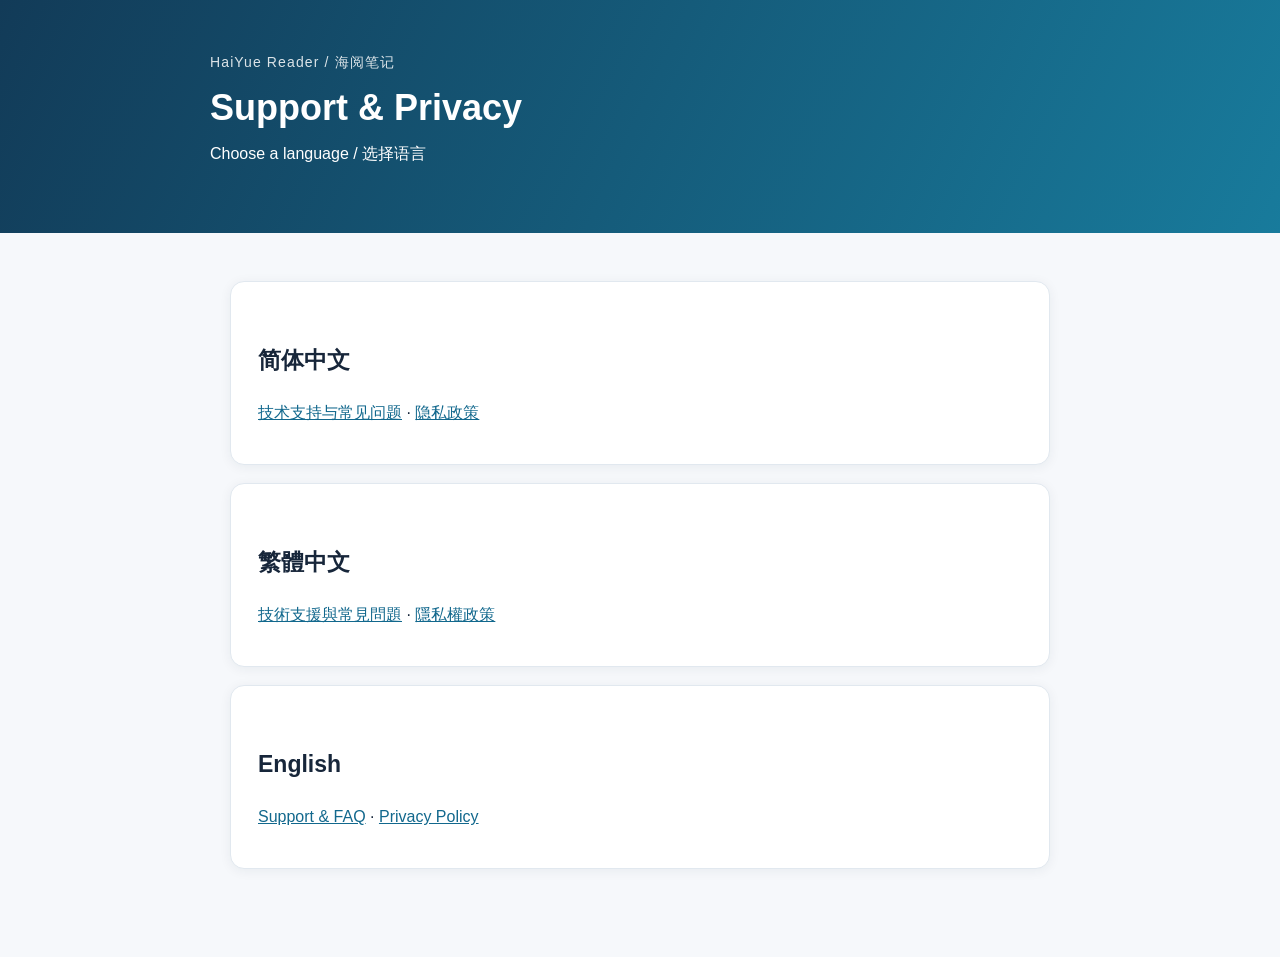
<file: index.html>
<!doctype html><html lang="en"><head><meta charset="utf-8"><meta name="viewport" content="width=device-width,initial-scale=1"><title>HaiYue Reader · Support</title><link rel="stylesheet" href="assets/style.css"></head><body><header><div class="inner"><div class="eyebrow">HaiYue Reader / 海阅笔记</div><h1>Support & Privacy</h1><p>Choose a language / 选择语言</p></div></header><main><div class="card"><h2>简体中文</h2><p><a href="zh-CN/">技术支持与常见问题</a> · <a href="zh-CN/privacy.html">隐私政策</a></p></div><div class="card"><h2>繁體中文</h2><p><a href="zh-TW/">技術支援與常見問題</a> · <a href="zh-TW/privacy.html">隱私權政策</a></p></div><div class="card"><h2>English</h2><p><a href="en/">Support & FAQ</a> · <a href="en/privacy.html">Privacy Policy</a></p></div></main></body></html>
</file>
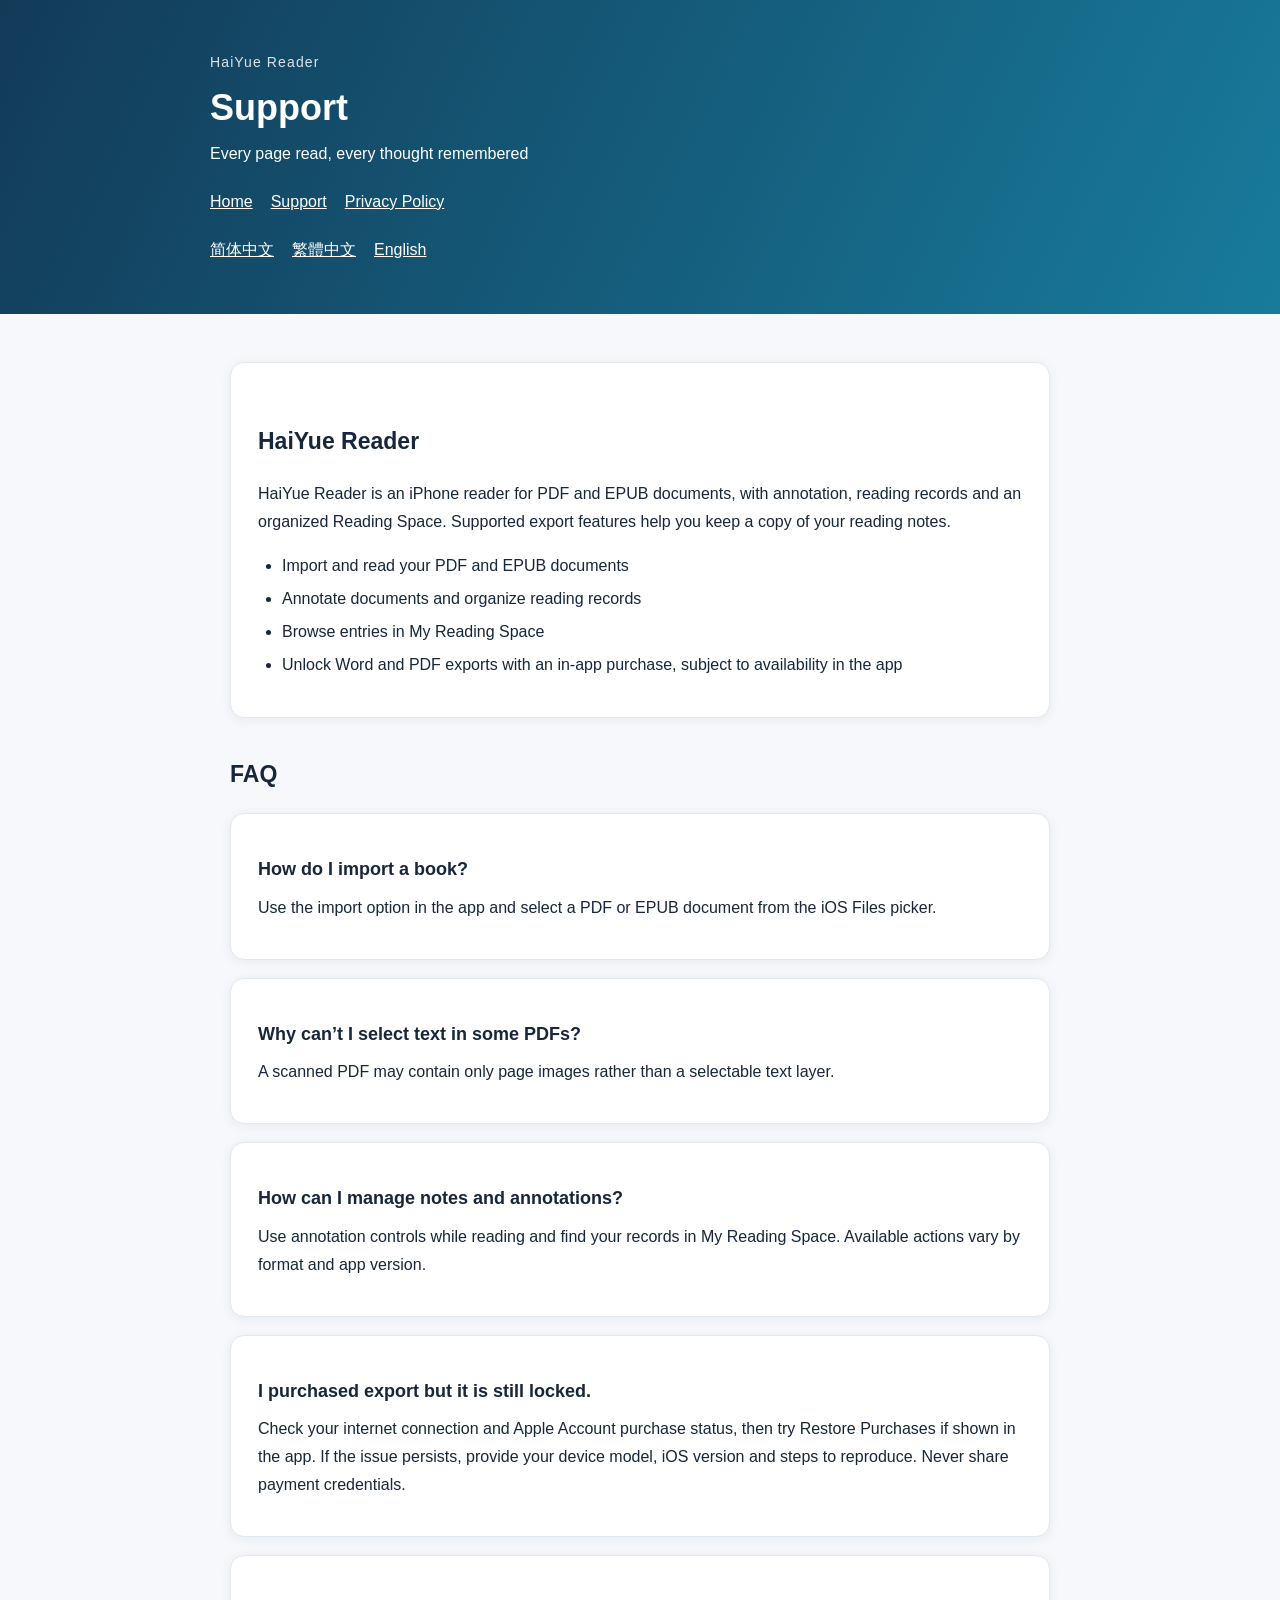
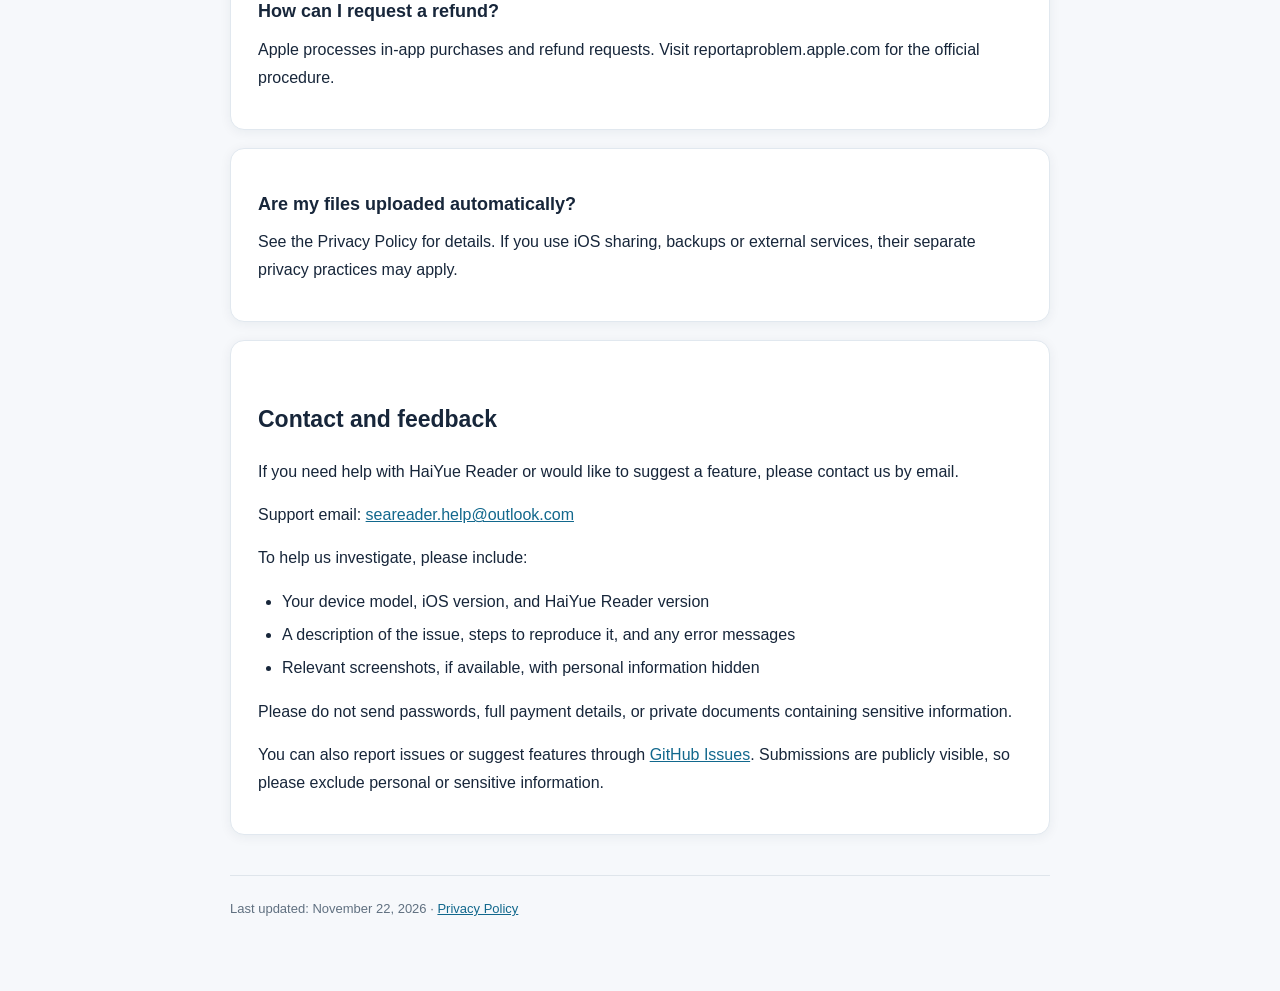
<file: en/index.html>
<!doctype html><html lang="en"><head><meta charset="utf-8"><meta name="viewport" content="width=device-width,initial-scale=1"><meta name="description" content="HaiYue Reader is an iPhone reader for PDF and EPUB documents, with annotation, reading records and an organized Reading Space. Supported export features help you keep a copy of your reading notes."><title>Support — HaiYue Reader</title><link rel="stylesheet" href="../assets/style.css"></head><body><header><div class="inner"><div class="eyebrow">HaiYue Reader</div><h1>Support</h1><p>Every page read, every thought remembered</p><nav><a href="../">Home</a><a href="../en/">Support</a><a href="../en/privacy.html">Privacy Policy</a></nav><nav><a href="../zh-CN/">简体中文</a><a href="../zh-TW/">繁體中文</a><a href="../en/">English</a></nav></div></header><main><div class="card"><h2>HaiYue Reader</h2><p>HaiYue Reader is an iPhone reader for PDF and EPUB documents, with annotation, reading records and an organized Reading Space. Supported export features help you keep a copy of your reading notes.</p><ul><li>Import and read your PDF and EPUB documents</li><li>Annotate documents and organize reading records</li><li>Browse entries in My Reading Space</li><li>Unlock Word and PDF exports with an in-app purchase, subject to availability in the app</li></ul></div><h2>FAQ</h2><section class="card"><h3>How do I import a book?</h3><p>Use the import option in the app and select a PDF or EPUB document from the iOS Files picker.</p></section><section class="card"><h3>Why can’t I select text in some PDFs?</h3><p>A scanned PDF may contain only page images rather than a selectable text layer.</p></section><section class="card"><h3>How can I manage notes and annotations?</h3><p>Use annotation controls while reading and find your records in My Reading Space. Available actions vary by format and app version.</p></section><section class="card"><h3>I purchased export but it is still locked.</h3><p>Check your internet connection and Apple Account purchase status, then try Restore Purchases if shown in the app. If the issue persists, provide your device model, iOS version and steps to reproduce. Never share payment credentials.</p></section><section class="card"><h3>How can I request a refund?</h3><p>Apple processes in-app purchases and refund requests. Visit reportaproblem.apple.com for the official procedure.</p></section><section class="card"><h3>Are my files uploaded automatically?</h3><p>See the Privacy Policy for details. If you use iOS sharing, backups or external services, their separate privacy practices may apply.</p></section><section class="card"><h2>Contact and feedback</h2><p>If you need help with HaiYue Reader or would like to suggest a feature, please contact us by email.</p><p>Support email: <a href="mailto:seareader.help@outlook.com">seareader.help@outlook.com</a></p><p>To help us investigate, please include:</p><ul><li>Your device model, iOS version, and HaiYue Reader version</li><li>A description of the issue, steps to reproduce it, and any error messages</li><li>Relevant screenshots, if available, with personal information hidden</li></ul><p>Please do not send passwords, full payment details, or private documents containing sensitive information.</p><p>You can also report issues or suggest features through <a href="https://github.com/Usky1945/SeaReader-Support/issues">GitHub Issues</a>. Submissions are publicly visible, so please exclude personal or sensitive information.</p></section><footer>Last updated: November 22, 2026 · <a href="../en/privacy.html">Privacy Policy</a></footer></main></body></html>
</file>
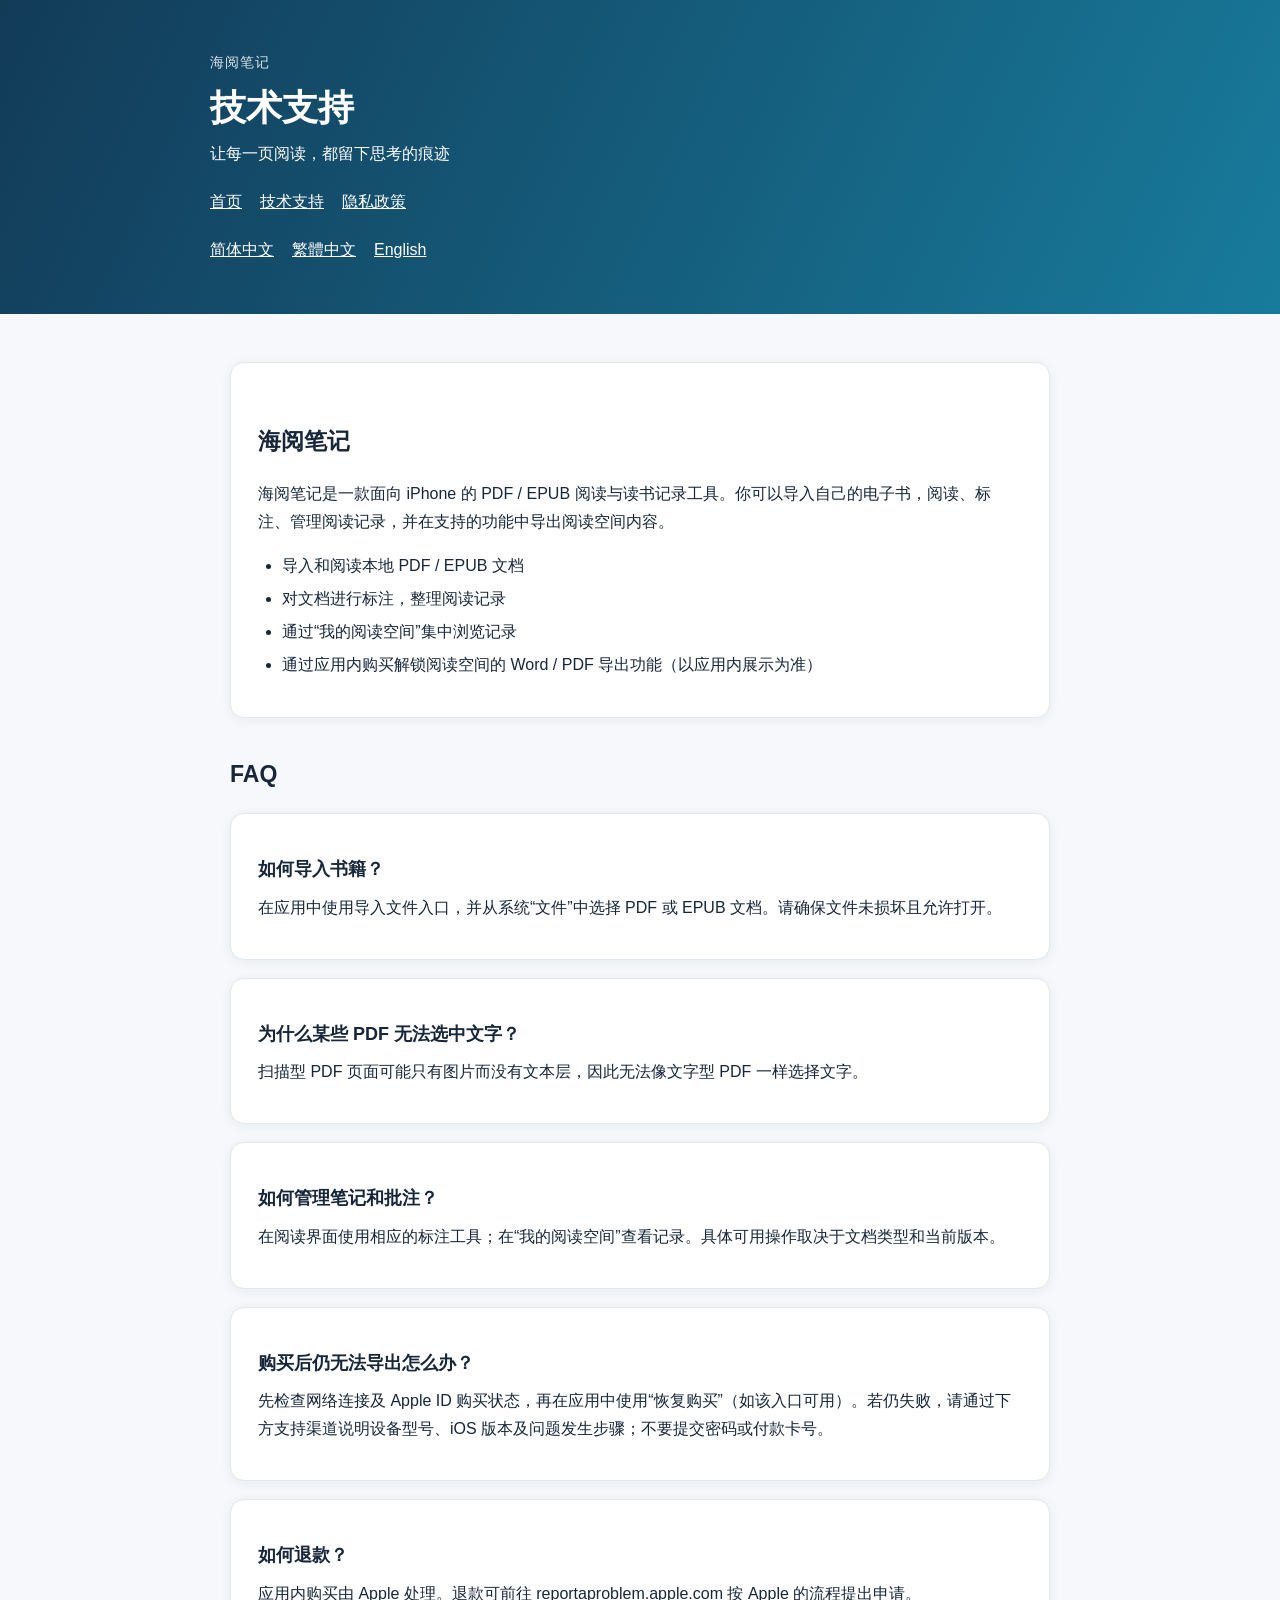
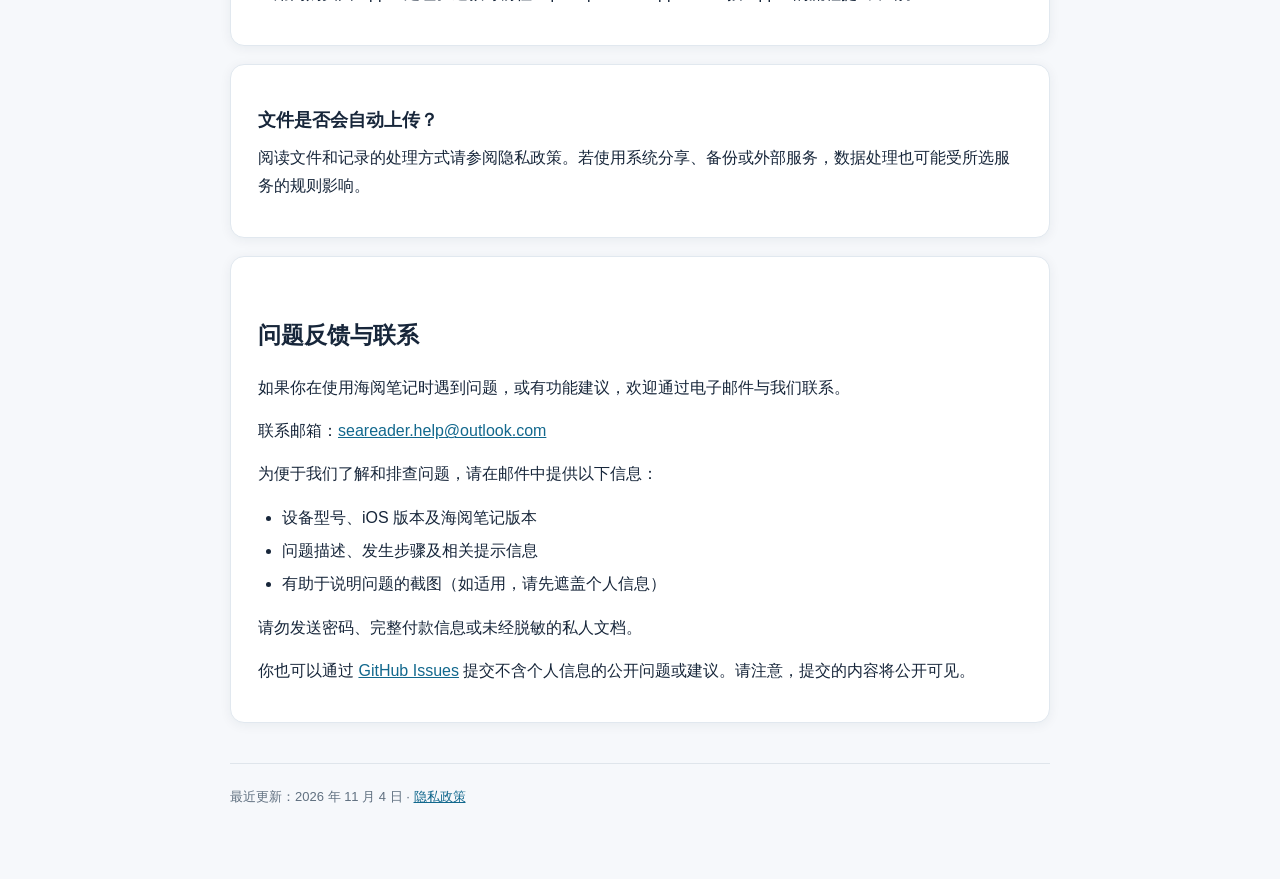
<file: zh-CN/index.html>
<!doctype html><html lang="zh-CN"><head><meta charset="utf-8"><meta name="viewport" content="width=device-width,initial-scale=1"><meta name="description" content="海阅笔记是一款面向 iPhone 的 PDF / EPUB 阅读与读书记录工具。你可以导入自己的电子书，阅读、标注、管理阅读记录，并在支持的功能中导出阅读空间内容。"><title>技术支持 — 海阅笔记</title><link rel="stylesheet" href="../assets/style.css"></head><body><header><div class="inner"><div class="eyebrow">海阅笔记</div><h1>技术支持</h1><p>让每一页阅读，都留下思考的痕迹</p><nav><a href="../">首页</a><a href="../zh-CN/">技术支持</a><a href="../zh-CN/privacy.html">隐私政策</a></nav><nav><a href="../zh-CN/">简体中文</a><a href="../zh-TW/">繁體中文</a><a href="../en/">English</a></nav></div></header><main><div class="card"><h2>海阅笔记</h2><p>海阅笔记是一款面向 iPhone 的 PDF / EPUB 阅读与读书记录工具。你可以导入自己的电子书，阅读、标注、管理阅读记录，并在支持的功能中导出阅读空间内容。</p><ul><li>导入和阅读本地 PDF / EPUB 文档</li><li>对文档进行标注，整理阅读记录</li><li>通过“我的阅读空间”集中浏览记录</li><li>通过应用内购买解锁阅读空间的 Word / PDF 导出功能（以应用内展示为准）</li></ul></div><h2>FAQ</h2><section class="card"><h3>如何导入书籍？</h3><p>在应用中使用导入文件入口，并从系统“文件”中选择 PDF 或 EPUB 文档。请确保文件未损坏且允许打开。</p></section><section class="card"><h3>为什么某些 PDF 无法选中文字？</h3><p>扫描型 PDF 页面可能只有图片而没有文本层，因此无法像文字型 PDF 一样选择文字。</p></section><section class="card"><h3>如何管理笔记和批注？</h3><p>在阅读界面使用相应的标注工具；在“我的阅读空间”查看记录。具体可用操作取决于文档类型和当前版本。</p></section><section class="card"><h3>购买后仍无法导出怎么办？</h3><p>先检查网络连接及 Apple ID 购买状态，再在应用中使用“恢复购买”（如该入口可用）。若仍失败，请通过下方支持渠道说明设备型号、iOS 版本及问题发生步骤；不要提交密码或付款卡号。</p></section><section class="card"><h3>如何退款？</h3><p>应用内购买由 Apple 处理。退款可前往 reportaproblem.apple.com 按 Apple 的流程提出申请。</p></section><section class="card"><h3>文件是否会自动上传？</h3><p>阅读文件和记录的处理方式请参阅隐私政策。若使用系统分享、备份或外部服务，数据处理也可能受所选服务的规则影响。</p></section><section class="card"><h2>问题反馈与联系</h2><p>如果你在使用海阅笔记时遇到问题，或有功能建议，欢迎通过电子邮件与我们联系。</p><p>联系邮箱：<a href="mailto:seareader.help@outlook.com">seareader.help@outlook.com</a></p><p>为便于我们了解和排查问题，请在邮件中提供以下信息：</p><ul><li>设备型号、iOS 版本及海阅笔记版本</li><li>问题描述、发生步骤及相关提示信息</li><li>有助于说明问题的截图（如适用，请先遮盖个人信息）</li></ul><p>请勿发送密码、完整付款信息或未经脱敏的私人文档。</p><p>你也可以通过 <a href="https://github.com/Usky1945/SeaReader-Support/issues">GitHub Issues</a> 提交不含个人信息的公开问题或建议。请注意，提交的内容将公开可见。</p></section><footer>最近更新：2026 年 11 月 4 日 · <a href="../zh-CN/privacy.html">隐私政策</a></footer></main></body></html>
</file>
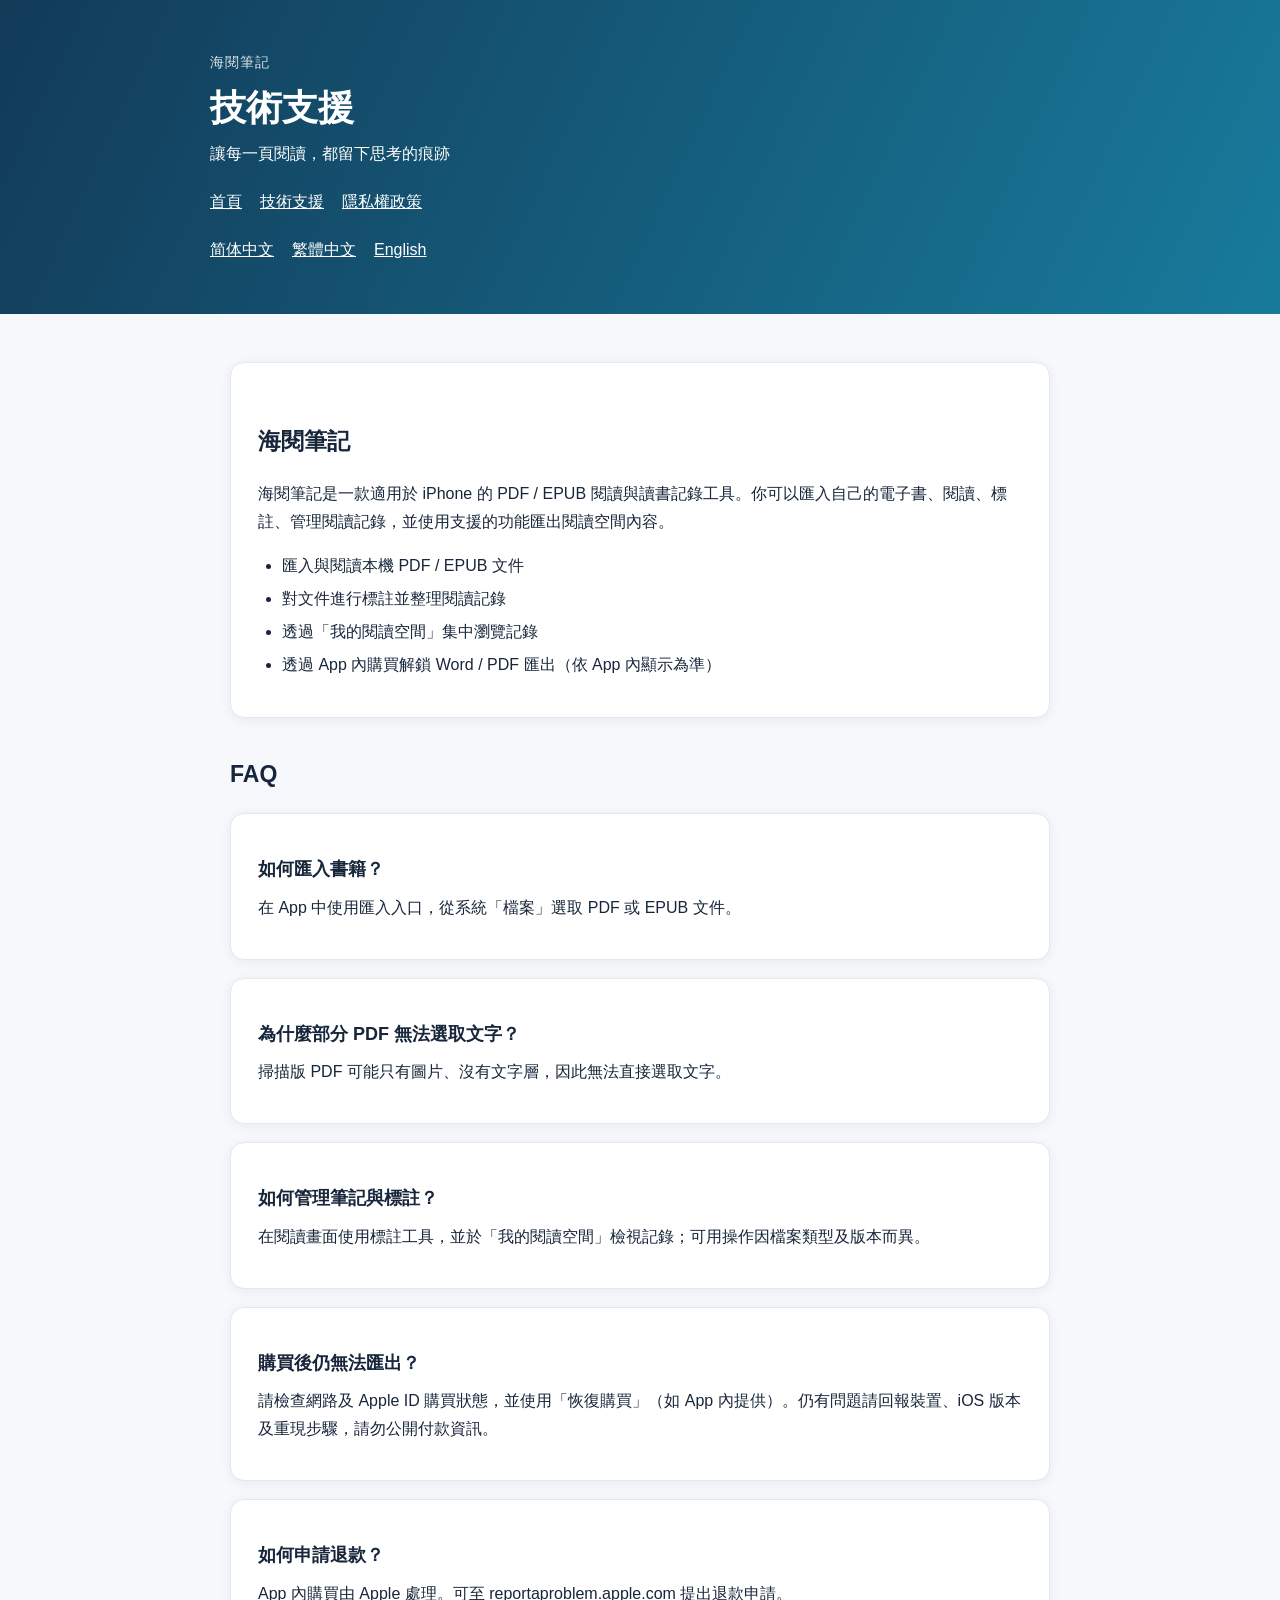
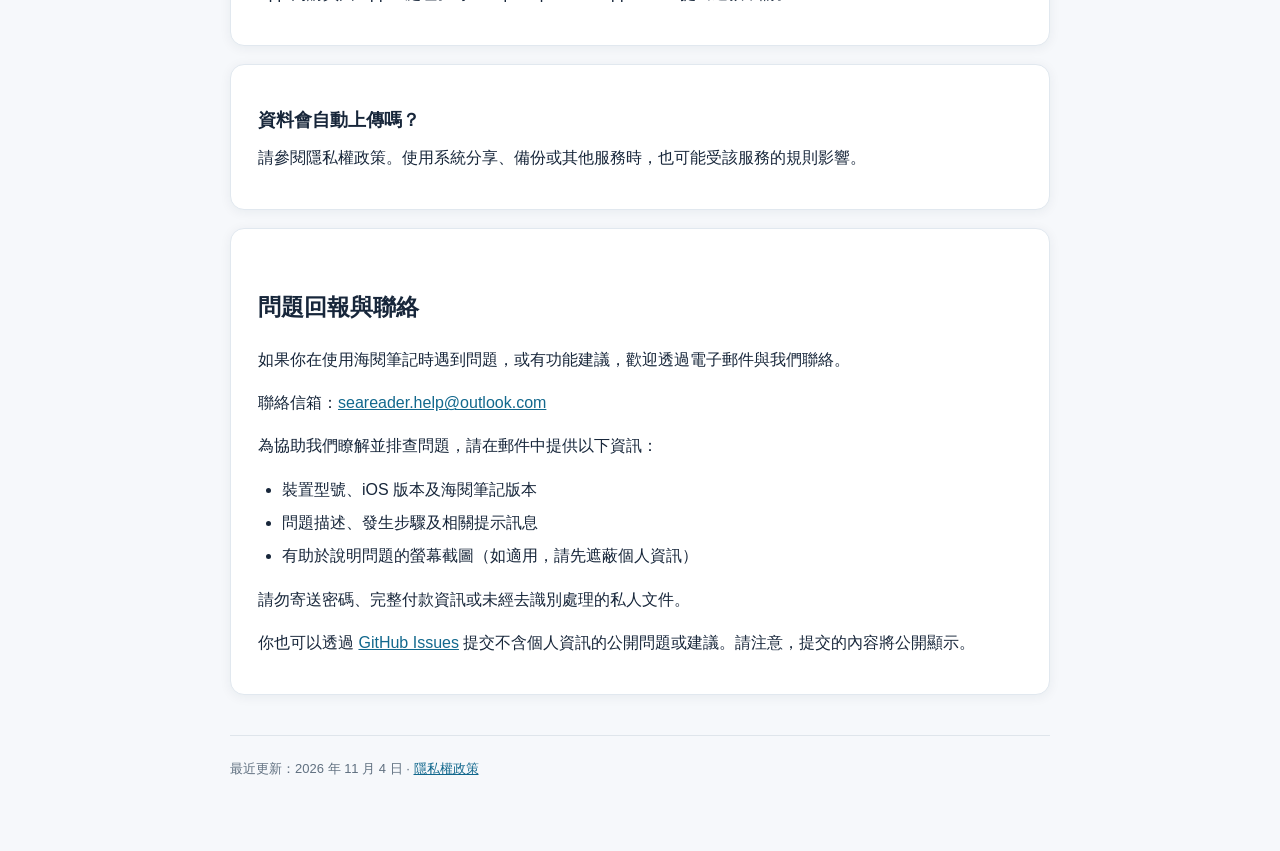
<file: zh-TW/index.html>
<!doctype html><html lang="zh-TW"><head><meta charset="utf-8"><meta name="viewport" content="width=device-width,initial-scale=1"><meta name="description" content="海閱筆記是一款適用於 iPhone 的 PDF / EPUB 閱讀與讀書記錄工具。你可以匯入自己的電子書、閱讀、標註、管理閱讀記錄，並使用支援的功能匯出閱讀空間內容。"><title>技術支援 — 海閱筆記</title><link rel="stylesheet" href="../assets/style.css"></head><body><header><div class="inner"><div class="eyebrow">海閱筆記</div><h1>技術支援</h1><p>讓每一頁閱讀，都留下思考的痕跡</p><nav><a href="../">首頁</a><a href="../zh-TW/">技術支援</a><a href="../zh-TW/privacy.html">隱私權政策</a></nav><nav><a href="../zh-CN/">简体中文</a><a href="../zh-TW/">繁體中文</a><a href="../en/">English</a></nav></div></header><main><div class="card"><h2>海閱筆記</h2><p>海閱筆記是一款適用於 iPhone 的 PDF / EPUB 閱讀與讀書記錄工具。你可以匯入自己的電子書、閱讀、標註、管理閱讀記錄，並使用支援的功能匯出閱讀空間內容。</p><ul><li>匯入與閱讀本機 PDF / EPUB 文件</li><li>對文件進行標註並整理閱讀記錄</li><li>透過「我的閱讀空間」集中瀏覽記錄</li><li>透過 App 內購買解鎖 Word / PDF 匯出（依 App 內顯示為準）</li></ul></div><h2>FAQ</h2><section class="card"><h3>如何匯入書籍？</h3><p>在 App 中使用匯入入口，從系統「檔案」選取 PDF 或 EPUB 文件。</p></section><section class="card"><h3>為什麼部分 PDF 無法選取文字？</h3><p>掃描版 PDF 可能只有圖片、沒有文字層，因此無法直接選取文字。</p></section><section class="card"><h3>如何管理筆記與標註？</h3><p>在閱讀畫面使用標註工具，並於「我的閱讀空間」檢視記錄；可用操作因檔案類型及版本而異。</p></section><section class="card"><h3>購買後仍無法匯出？</h3><p>請檢查網路及 Apple ID 購買狀態，並使用「恢復購買」（如 App 內提供）。仍有問題請回報裝置、iOS 版本及重現步驟，請勿公開付款資訊。</p></section><section class="card"><h3>如何申請退款？</h3><p>App 內購買由 Apple 處理。可至 reportaproblem.apple.com 提出退款申請。</p></section><section class="card"><h3>資料會自動上傳嗎？</h3><p>請參閱隱私權政策。使用系統分享、備份或其他服務時，也可能受該服務的規則影響。</p></section><section class="card"><h2>問題回報與聯絡</h2><p>如果你在使用海閱筆記時遇到問題，或有功能建議，歡迎透過電子郵件與我們聯絡。</p><p>聯絡信箱：<a href="mailto:seareader.help@outlook.com">seareader.help@outlook.com</a></p><p>為協助我們瞭解並排查問題，請在郵件中提供以下資訊：</p><ul><li>裝置型號、iOS 版本及海閱筆記版本</li><li>問題描述、發生步驟及相關提示訊息</li><li>有助於說明問題的螢幕截圖（如適用，請先遮蔽個人資訊）</li></ul><p>請勿寄送密碼、完整付款資訊或未經去識別處理的私人文件。</p><p>你也可以透過 <a href="https://github.com/Usky1945/SeaReader-Support/issues">GitHub Issues</a> 提交不含個人資訊的公開問題或建議。請注意，提交的內容將公開顯示。</p></section><footer>最近更新：2026 年 11 月 4 日 · <a href="../zh-TW/privacy.html">隱私權政策</a></footer></main></body></html>
</file>
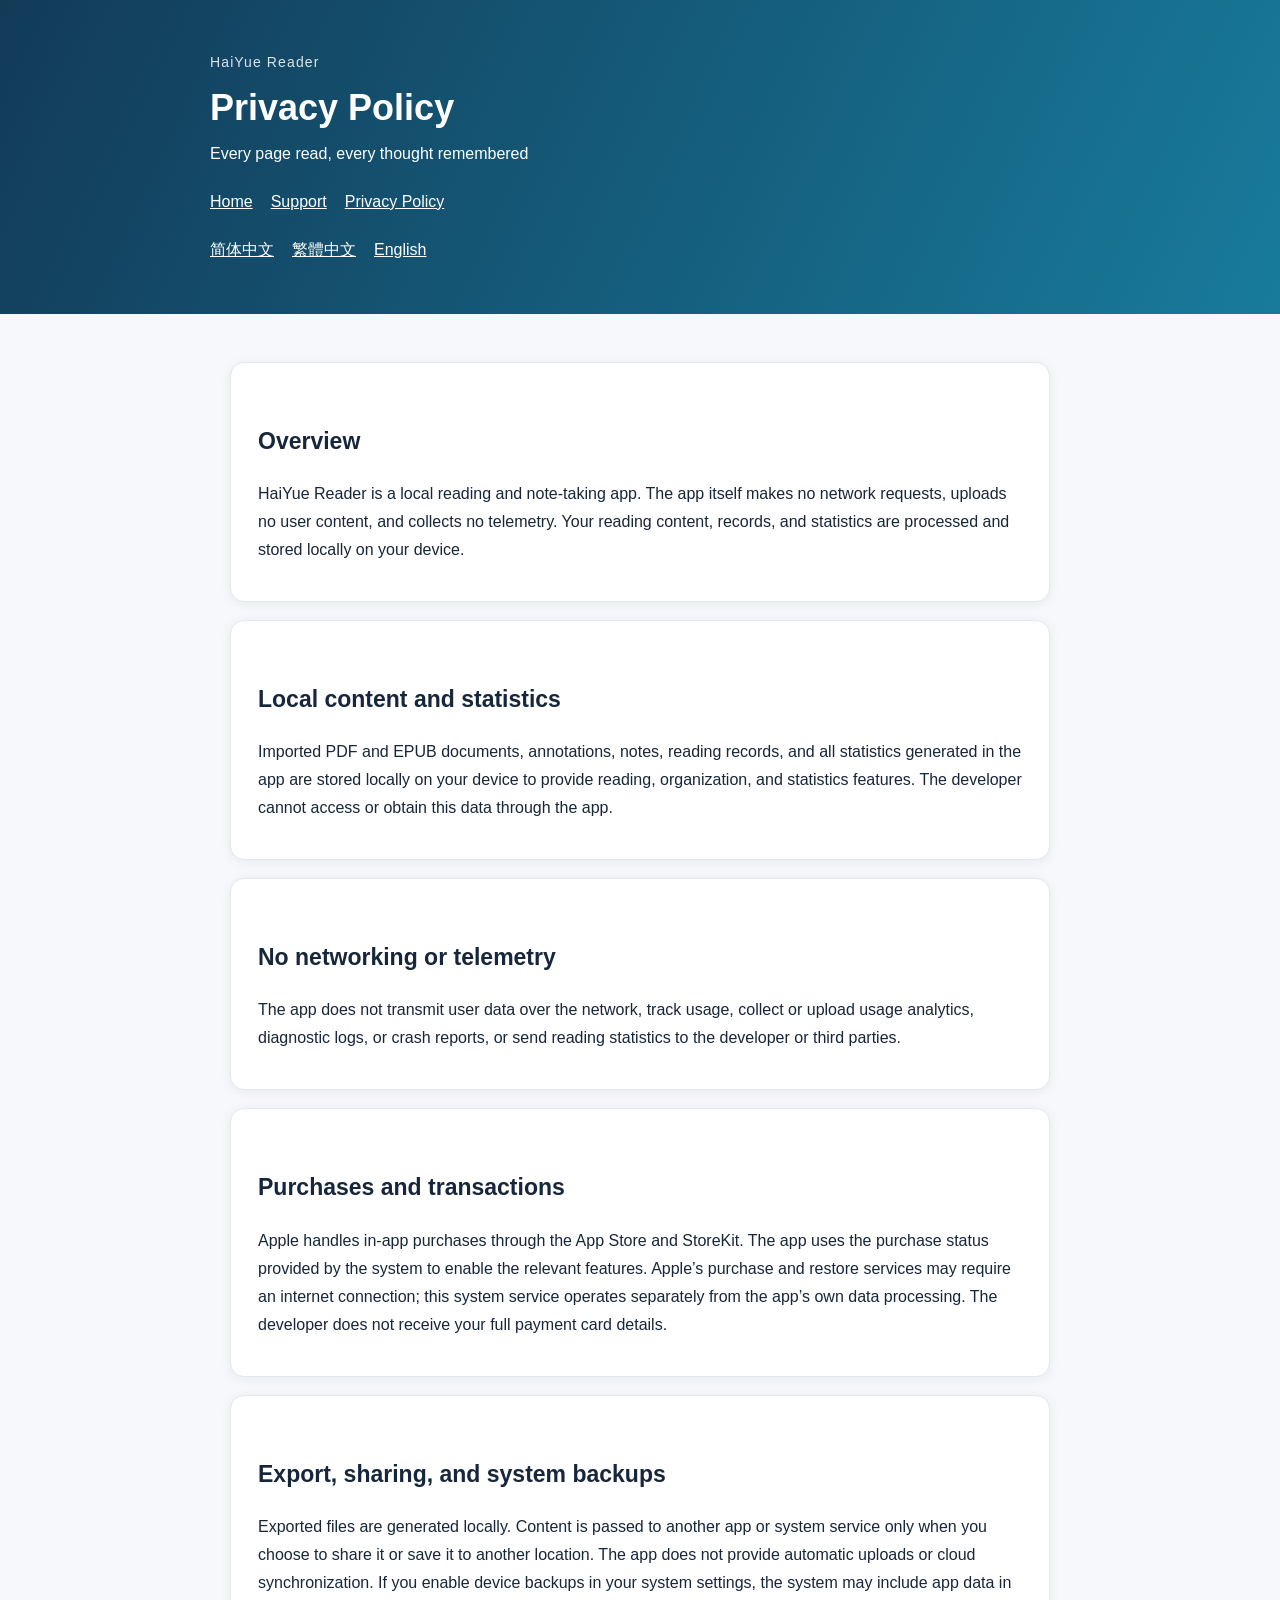
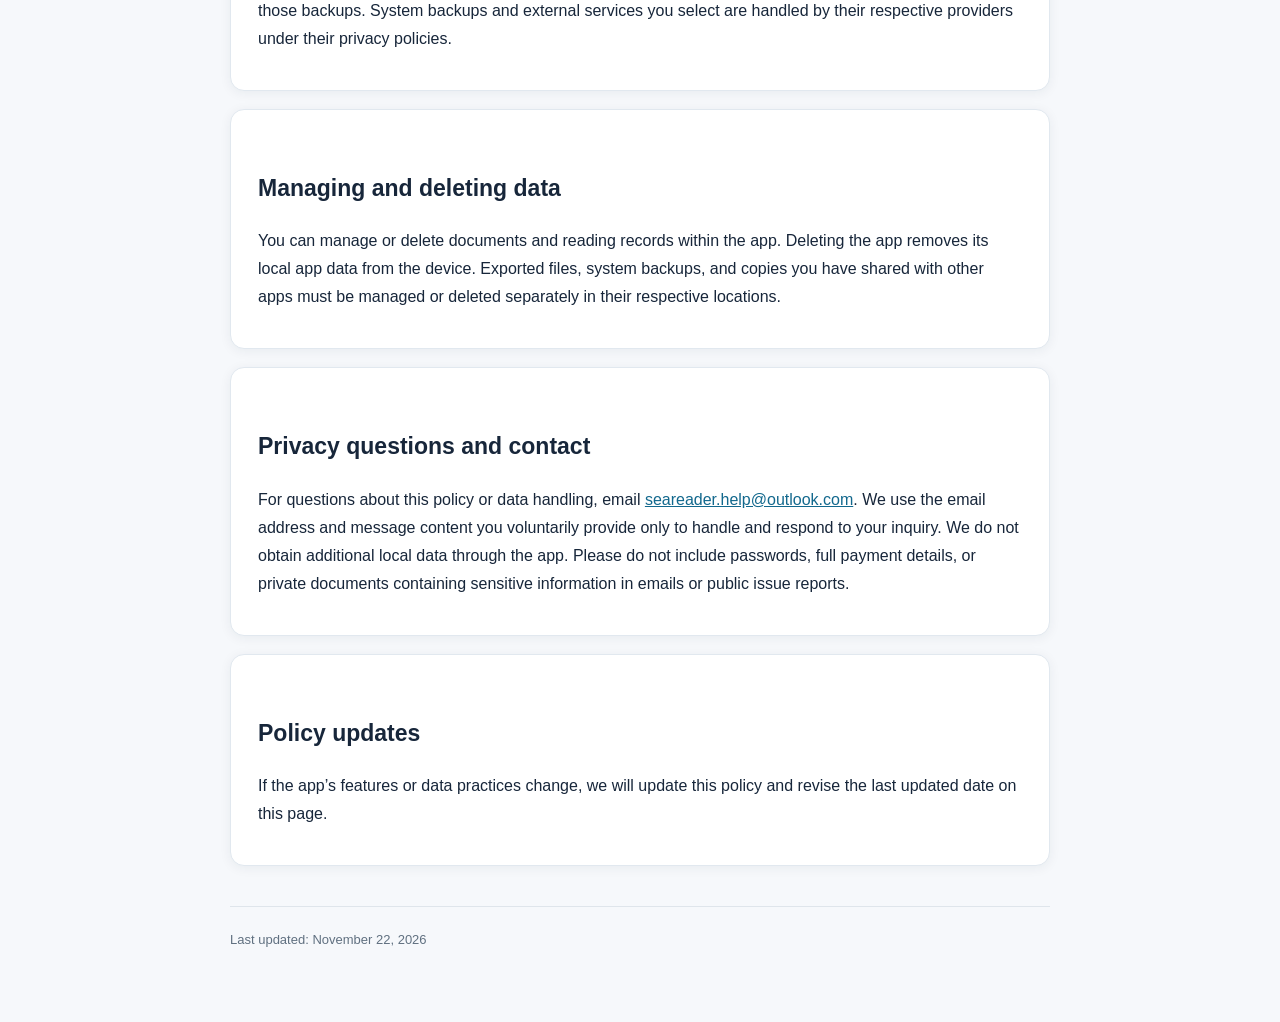
<file: en/privacy.html>
<!doctype html><html lang="en"><head><meta charset="utf-8"><meta name="viewport" content="width=device-width,initial-scale=1"><meta name="description" content="HaiYue Reader is an iPhone reader for PDF and EPUB documents, with annotation, reading records and an organized Reading Space. Supported export features help you keep a copy of your reading notes."><title>Privacy Policy — HaiYue Reader</title><link rel="stylesheet" href="../assets/style.css"></head><body><header><div class="inner"><div class="eyebrow">HaiYue Reader</div><h1>Privacy Policy</h1><p>Every page read, every thought remembered</p><nav><a href="../">Home</a><a href="../en/">Support</a><a href="../en/privacy.html">Privacy Policy</a></nav><nav><a href="../zh-CN/privacy.html">简体中文</a><a href="../zh-TW/privacy.html">繁體中文</a><a href="../en/privacy.html">English</a></nav></div></header><main>
<section class="card"><h2>Overview</h2><p>HaiYue Reader is a local reading and note-taking app. The app itself makes no network requests, uploads no user content, and collects no telemetry. Your reading content, records, and statistics are processed and stored locally on your device.</p></section>
<section class="card"><h2>Local content and statistics</h2><p>Imported PDF and EPUB documents, annotations, notes, reading records, and all statistics generated in the app are stored locally on your device to provide reading, organization, and statistics features. The developer cannot access or obtain this data through the app.</p></section>
<section class="card"><h2>No networking or telemetry</h2><p>The app does not transmit user data over the network, track usage, collect or upload usage analytics, diagnostic logs, or crash reports, or send reading statistics to the developer or third parties.</p></section>
<section class="card"><h2>Purchases and transactions</h2><p>Apple handles in-app purchases through the App Store and StoreKit. The app uses the purchase status provided by the system to enable the relevant features. Apple’s purchase and restore services may require an internet connection; this system service operates separately from the app’s own data processing. The developer does not receive your full payment card details.</p></section>
<section class="card"><h2>Export, sharing, and system backups</h2><p>Exported files are generated locally. Content is passed to another app or system service only when you choose to share it or save it to another location. The app does not provide automatic uploads or cloud synchronization. If you enable device backups in your system settings, the system may include app data in those backups. System backups and external services you select are handled by their respective providers under their privacy policies.</p></section>
<section class="card"><h2>Managing and deleting data</h2><p>You can manage or delete documents and reading records within the app. Deleting the app removes its local app data from the device. Exported files, system backups, and copies you have shared with other apps must be managed or deleted separately in their respective locations.</p></section>
<section class="card"><h2>Privacy questions and contact</h2><p>For questions about this policy or data handling, email <a href="mailto:seareader.help@outlook.com">seareader.help@outlook.com</a>. We use the email address and message content you voluntarily provide only to handle and respond to your inquiry. We do not obtain additional local data through the app. Please do not include passwords, full payment details, or private documents containing sensitive information in emails or public issue reports.</p></section>
<section class="card"><h2>Policy updates</h2><p>If the app’s features or data practices change, we will update this policy and revise the last updated date on this page.</p></section>
<footer>Last updated: November 22, 2026</footer>
</main></body></html>
</file>
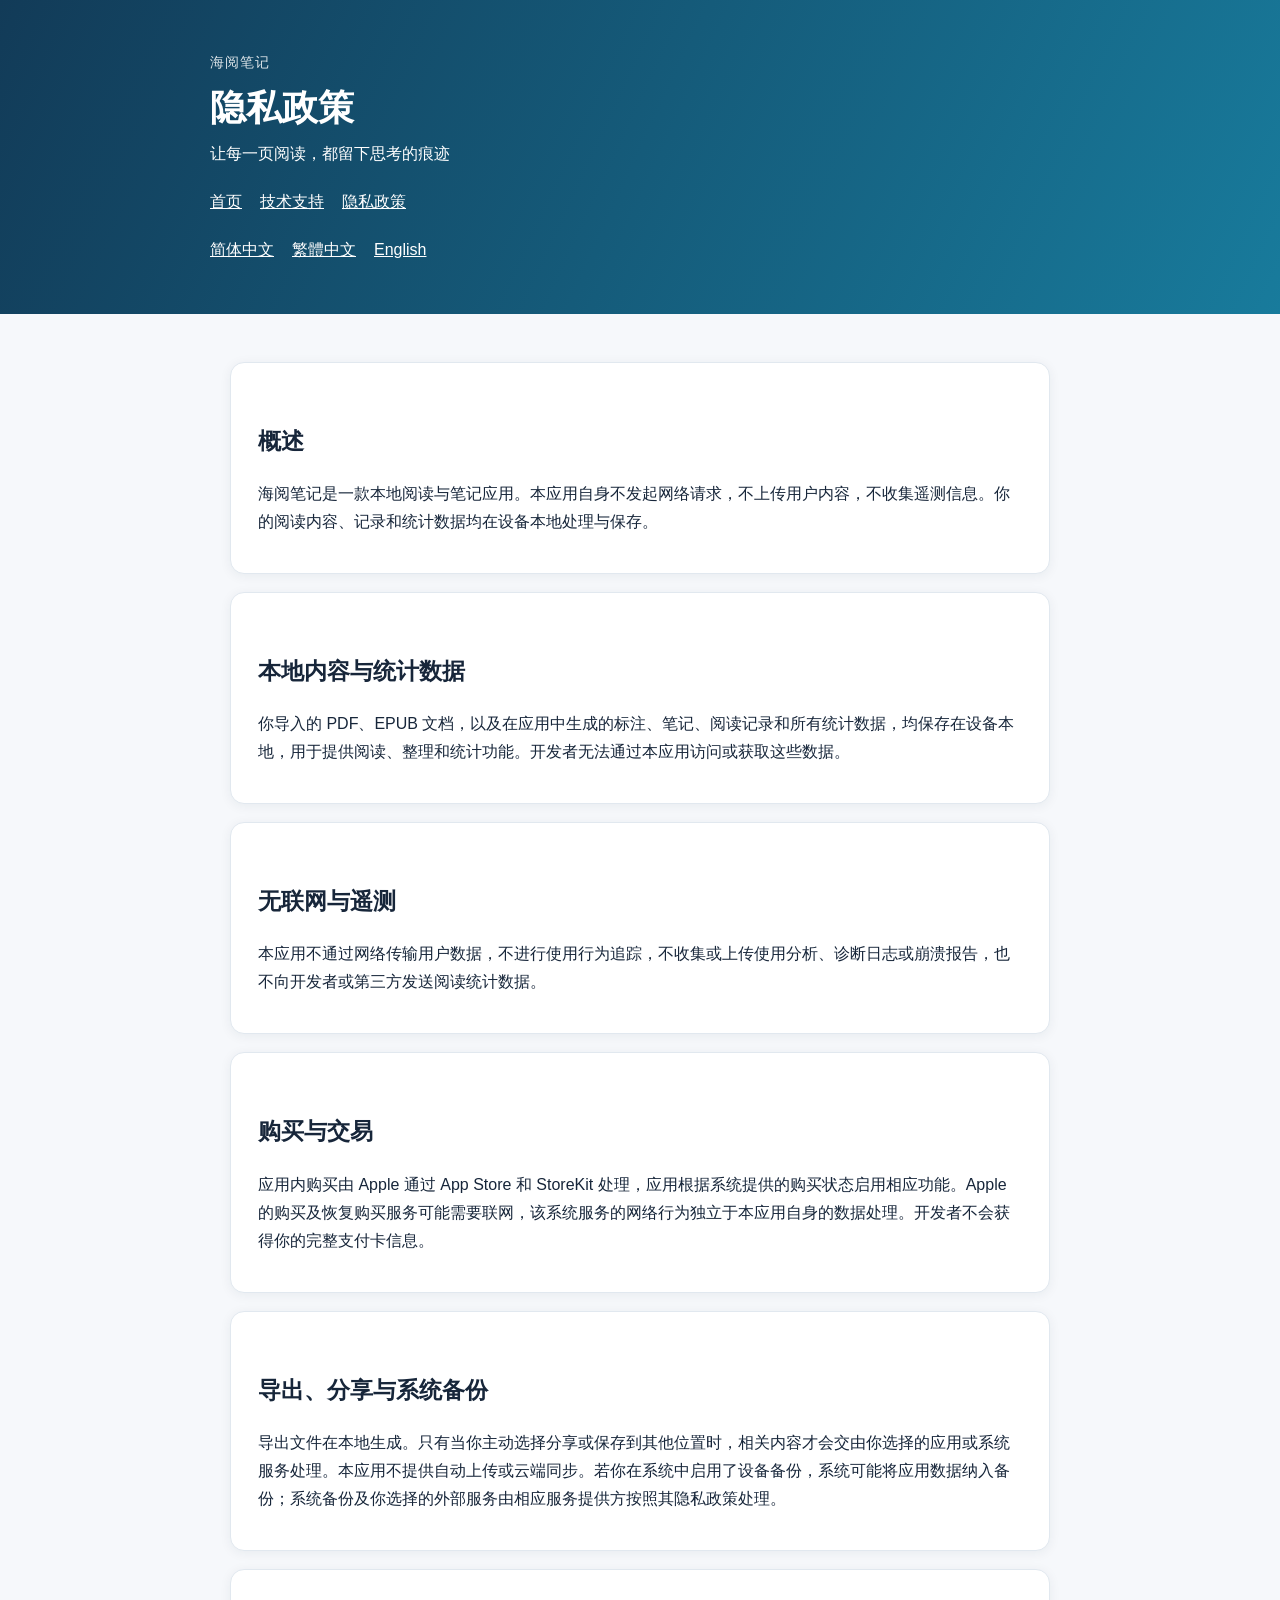
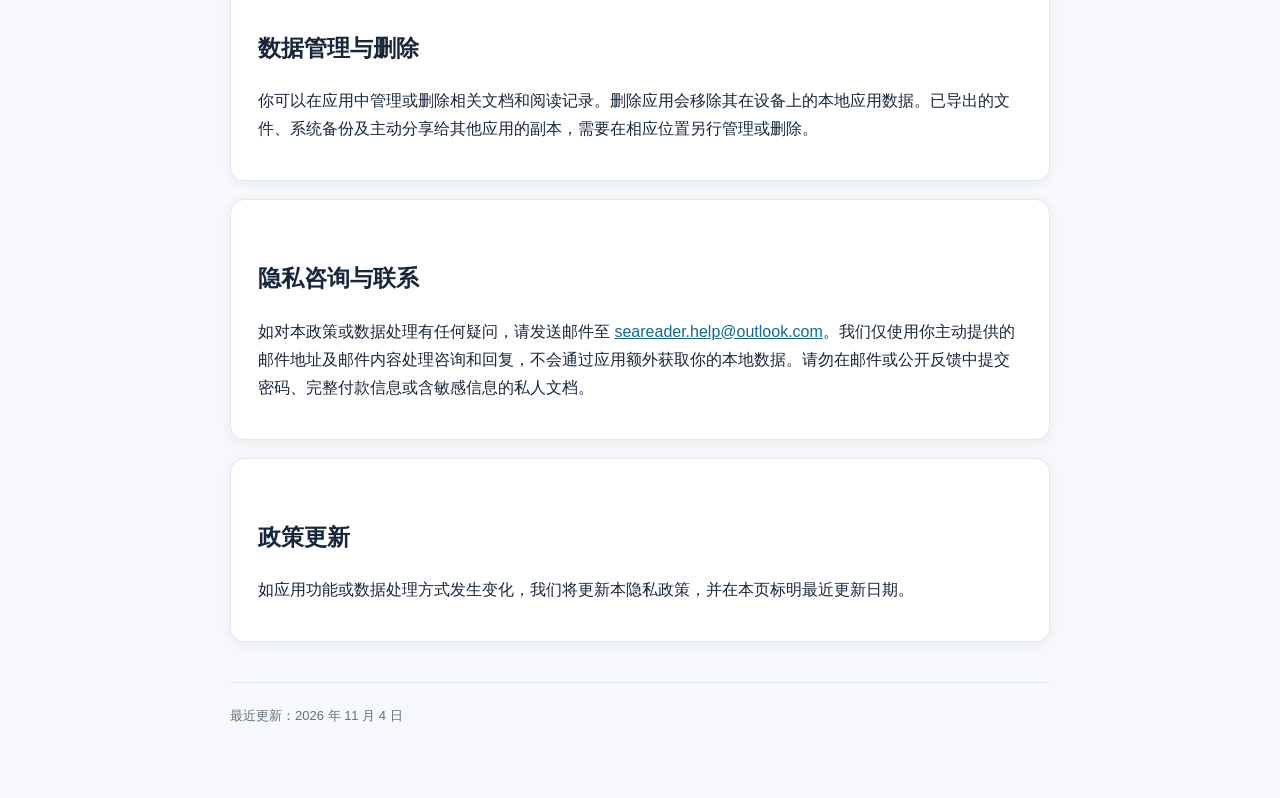
<file: zh-CN/privacy.html>
<!doctype html><html lang="zh-CN"><head><meta charset="utf-8"><meta name="viewport" content="width=device-width,initial-scale=1"><meta name="description" content="海阅笔记是一款面向 iPhone 的 PDF / EPUB 阅读与读书记录工具。你可以导入自己的电子书，阅读、标注、管理阅读记录，并在支持的功能中导出阅读空间内容。"><title>隐私政策 — 海阅笔记</title><link rel="stylesheet" href="../assets/style.css"></head><body><header><div class="inner"><div class="eyebrow">海阅笔记</div><h1>隐私政策</h1><p>让每一页阅读，都留下思考的痕迹</p><nav><a href="../">首页</a><a href="../zh-CN/">技术支持</a><a href="../zh-CN/privacy.html">隐私政策</a></nav><nav><a href="../zh-CN/privacy.html">简体中文</a><a href="../zh-TW/privacy.html">繁體中文</a><a href="../en/privacy.html">English</a></nav></div></header><main>
<section class="card"><h2>概述</h2><p>海阅笔记是一款本地阅读与笔记应用。本应用自身不发起网络请求，不上传用户内容，不收集遥测信息。你的阅读内容、记录和统计数据均在设备本地处理与保存。</p></section>
<section class="card"><h2>本地内容与统计数据</h2><p>你导入的 PDF、EPUB 文档，以及在应用中生成的标注、笔记、阅读记录和所有统计数据，均保存在设备本地，用于提供阅读、整理和统计功能。开发者无法通过本应用访问或获取这些数据。</p></section>
<section class="card"><h2>无联网与遥测</h2><p>本应用不通过网络传输用户数据，不进行使用行为追踪，不收集或上传使用分析、诊断日志或崩溃报告，也不向开发者或第三方发送阅读统计数据。</p></section>
<section class="card"><h2>购买与交易</h2><p>应用内购买由 Apple 通过 App Store 和 StoreKit 处理，应用根据系统提供的购买状态启用相应功能。Apple 的购买及恢复购买服务可能需要联网，该系统服务的网络行为独立于本应用自身的数据处理。开发者不会获得你的完整支付卡信息。</p></section>
<section class="card"><h2>导出、分享与系统备份</h2><p>导出文件在本地生成。只有当你主动选择分享或保存到其他位置时，相关内容才会交由你选择的应用或系统服务处理。本应用不提供自动上传或云端同步。若你在系统中启用了设备备份，系统可能将应用数据纳入备份；系统备份及你选择的外部服务由相应服务提供方按照其隐私政策处理。</p></section>
<section class="card"><h2>数据管理与删除</h2><p>你可以在应用中管理或删除相关文档和阅读记录。删除应用会移除其在设备上的本地应用数据。已导出的文件、系统备份及主动分享给其他应用的副本，需要在相应位置另行管理或删除。</p></section>
<section class="card"><h2>隐私咨询与联系</h2><p>如对本政策或数据处理有任何疑问，请发送邮件至 <a href="mailto:seareader.help@outlook.com">seareader.help@outlook.com</a>。我们仅使用你主动提供的邮件地址及邮件内容处理咨询和回复，不会通过应用额外获取你的本地数据。请勿在邮件或公开反馈中提交密码、完整付款信息或含敏感信息的私人文档。</p></section>
<section class="card"><h2>政策更新</h2><p>如应用功能或数据处理方式发生变化，我们将更新本隐私政策，并在本页标明最近更新日期。</p></section>
<footer>最近更新：2026 年 11 月 4 日</footer>
</main></body></html>
</file>
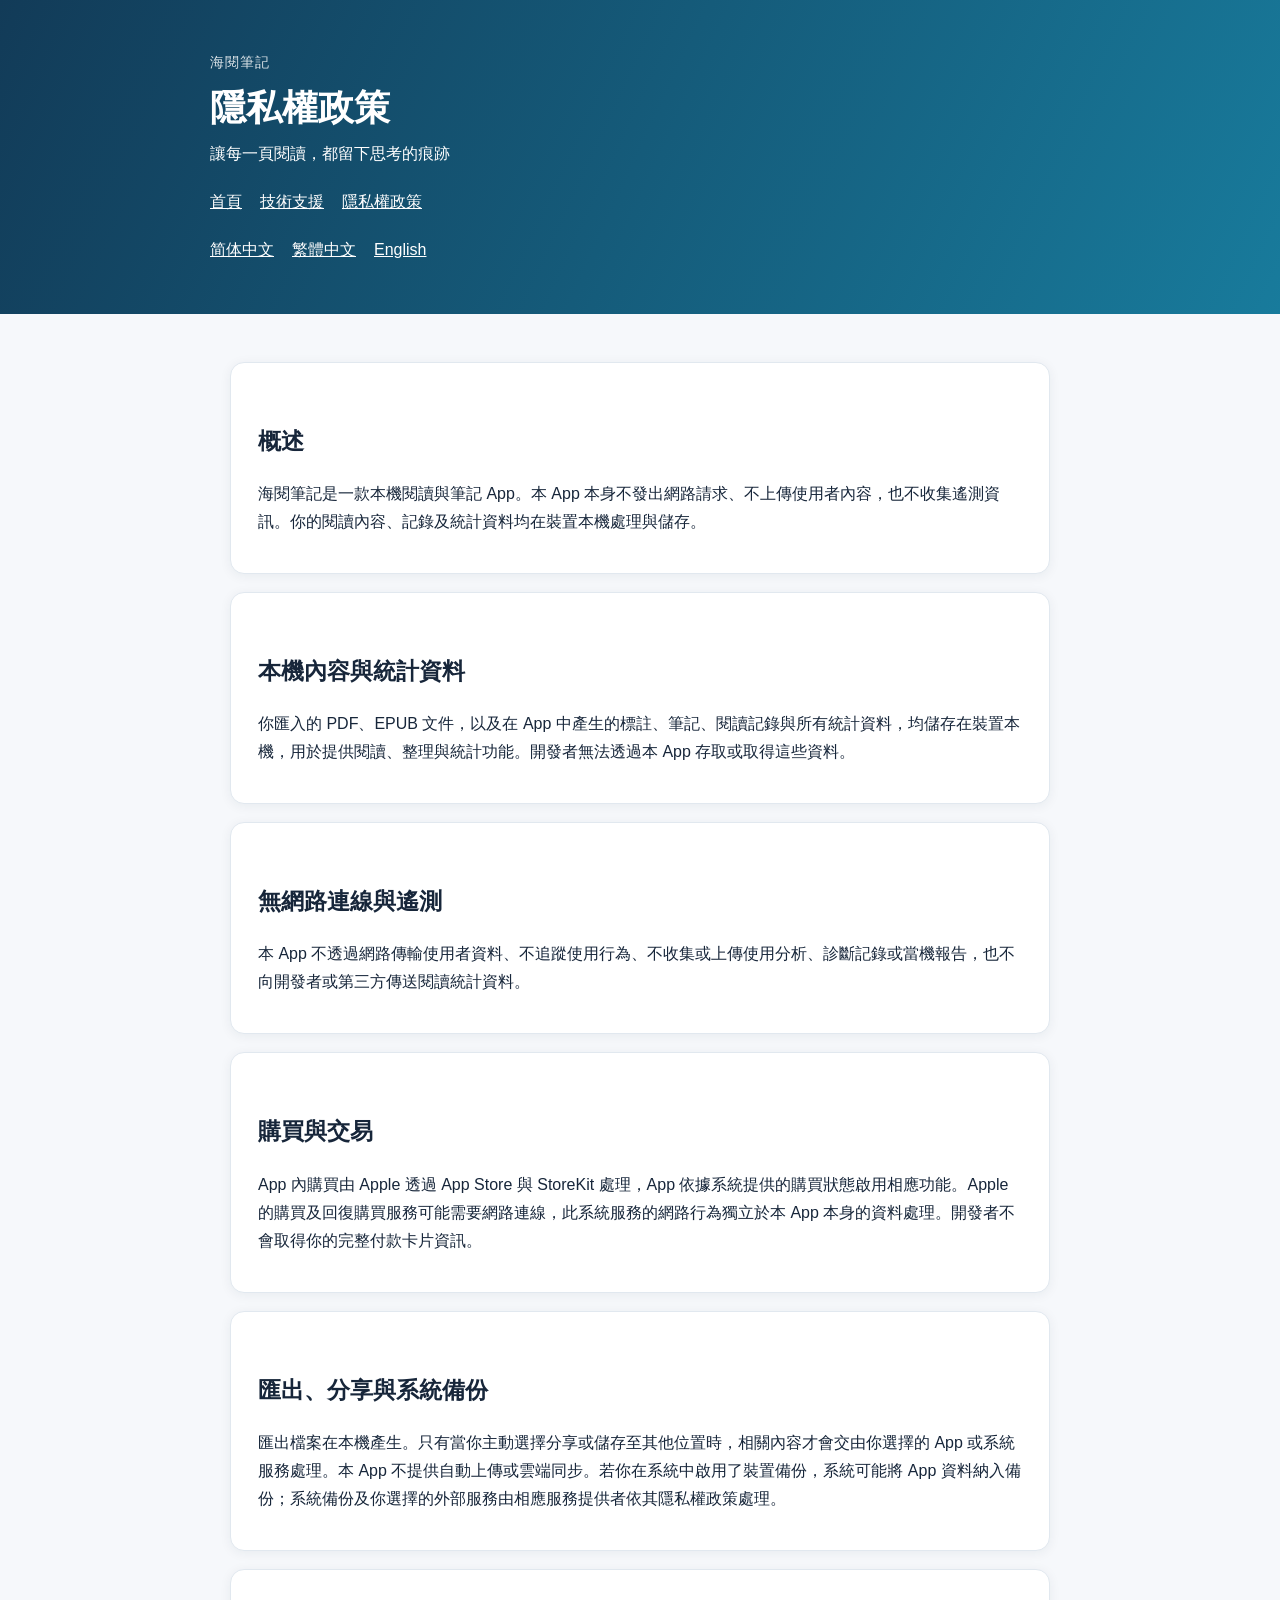
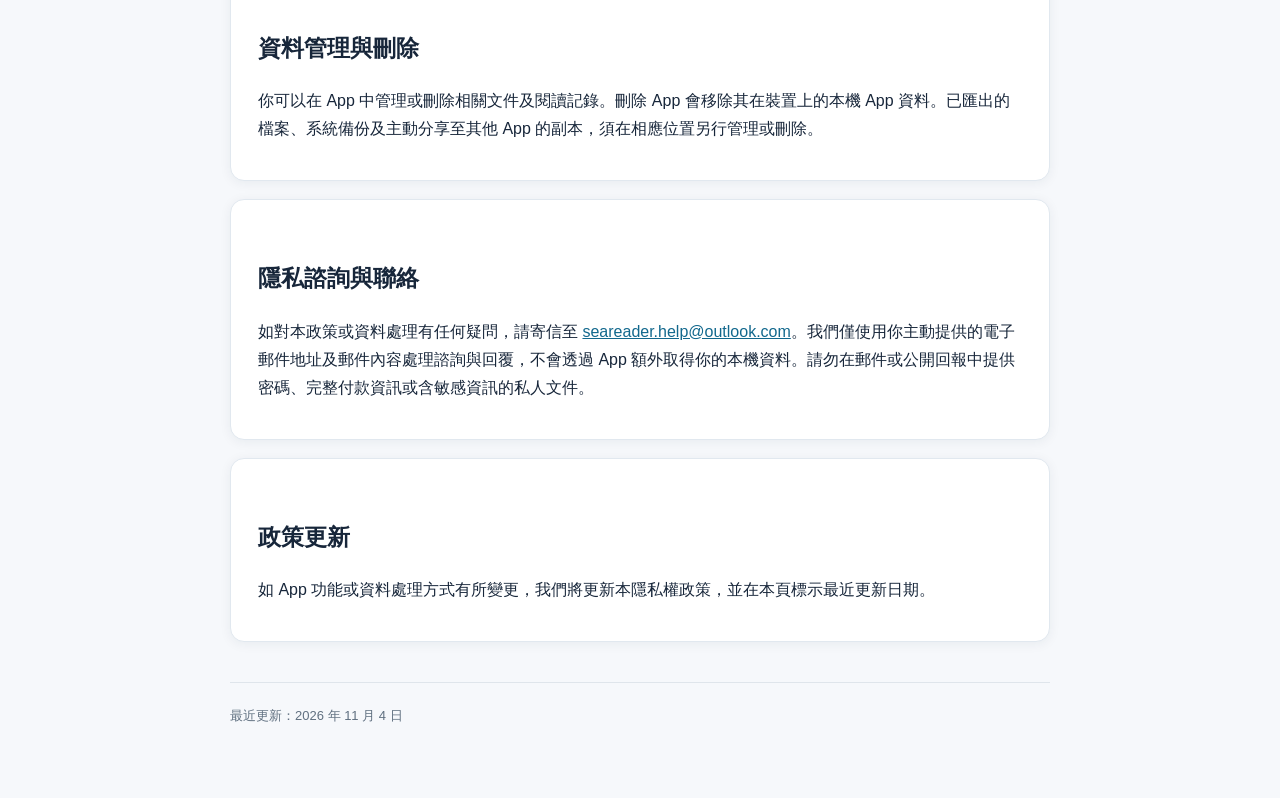
<file: zh-TW/privacy.html>
<!doctype html><html lang="zh-TW"><head><meta charset="utf-8"><meta name="viewport" content="width=device-width,initial-scale=1"><meta name="description" content="海閱筆記是一款適用於 iPhone 的 PDF / EPUB 閱讀與讀書記錄工具。你可以匯入自己的電子書、閱讀、標註、管理閱讀記錄，並使用支援的功能匯出閱讀空間內容。"><title>隱私權政策 — 海閱筆記</title><link rel="stylesheet" href="../assets/style.css"></head><body><header><div class="inner"><div class="eyebrow">海閱筆記</div><h1>隱私權政策</h1><p>讓每一頁閱讀，都留下思考的痕跡</p><nav><a href="../">首頁</a><a href="../zh-TW/">技術支援</a><a href="../zh-TW/privacy.html">隱私權政策</a></nav><nav><a href="../zh-CN/privacy.html">简体中文</a><a href="../zh-TW/privacy.html">繁體中文</a><a href="../en/privacy.html">English</a></nav></div></header><main>
<section class="card"><h2>概述</h2><p>海閱筆記是一款本機閱讀與筆記 App。本 App 本身不發出網路請求、不上傳使用者內容，也不收集遙測資訊。你的閱讀內容、記錄及統計資料均在裝置本機處理與儲存。</p></section>
<section class="card"><h2>本機內容與統計資料</h2><p>你匯入的 PDF、EPUB 文件，以及在 App 中產生的標註、筆記、閱讀記錄與所有統計資料，均儲存在裝置本機，用於提供閱讀、整理與統計功能。開發者無法透過本 App 存取或取得這些資料。</p></section>
<section class="card"><h2>無網路連線與遙測</h2><p>本 App 不透過網路傳輸使用者資料、不追蹤使用行為、不收集或上傳使用分析、診斷記錄或當機報告，也不向開發者或第三方傳送閱讀統計資料。</p></section>
<section class="card"><h2>購買與交易</h2><p>App 內購買由 Apple 透過 App Store 與 StoreKit 處理，App 依據系統提供的購買狀態啟用相應功能。Apple 的購買及回復購買服務可能需要網路連線，此系統服務的網路行為獨立於本 App 本身的資料處理。開發者不會取得你的完整付款卡片資訊。</p></section>
<section class="card"><h2>匯出、分享與系統備份</h2><p>匯出檔案在本機產生。只有當你主動選擇分享或儲存至其他位置時，相關內容才會交由你選擇的 App 或系統服務處理。本 App 不提供自動上傳或雲端同步。若你在系統中啟用了裝置備份，系統可能將 App 資料納入備份；系統備份及你選擇的外部服務由相應服務提供者依其隱私權政策處理。</p></section>
<section class="card"><h2>資料管理與刪除</h2><p>你可以在 App 中管理或刪除相關文件及閱讀記錄。刪除 App 會移除其在裝置上的本機 App 資料。已匯出的檔案、系統備份及主動分享至其他 App 的副本，須在相應位置另行管理或刪除。</p></section>
<section class="card"><h2>隱私諮詢與聯絡</h2><p>如對本政策或資料處理有任何疑問，請寄信至 <a href="mailto:seareader.help@outlook.com">seareader.help@outlook.com</a>。我們僅使用你主動提供的電子郵件地址及郵件內容處理諮詢與回覆，不會透過 App 額外取得你的本機資料。請勿在郵件或公開回報中提供密碼、完整付款資訊或含敏感資訊的私人文件。</p></section>
<section class="card"><h2>政策更新</h2><p>如 App 功能或資料處理方式有所變更，我們將更新本隱私權政策，並在本頁標示最近更新日期。</p></section>
<footer>最近更新：2026 年 11 月 4 日</footer>
</main></body></html>
</file>
<file: assets/style.css>
*{box-sizing:border-box}body{margin:0;background:#f6f8fb;color:#17263a;font:16px/1.75 -apple-system,BlinkMacSystemFont,"Segoe UI",sans-serif}header{background:linear-gradient(115deg,#123b58,#187b9c);color:white;padding:50px 24px}main{max-width:860px;margin:0 auto;padding:30px 20px 70px}.inner{max-width:860px;margin:auto}.eyebrow{opacity:.85;font-size:14px;letter-spacing:.08em}h1{font-size:36px;line-height:1.25;margin:10px 0}h2{margin-top:36px;font-size:23px}h3{font-size:18px;margin-bottom:4px}p{margin:8px 0 15px}.card{background:white;border:1px solid #e1e8ef;border-radius:14px;padding:22px 27px;margin:18px 0;box-shadow:0 2px 12px #112d4010}nav{margin-top:20px;display:flex;gap:18px;flex-wrap:wrap}a{color:#12688d}header a{color:white}ul{padding-left:24px}li{margin:5px 0}footer{font-size:13px;color:#607080;border-top:1px solid #dfe5eb;padding-top:22px;margin-top:40px}small{color:#567}code{background:#edf4f7;border-radius:3px;padding:2px 5px}@media(max-width:560px){h1{font-size:28px}.card{padding:17px}}
</file>
